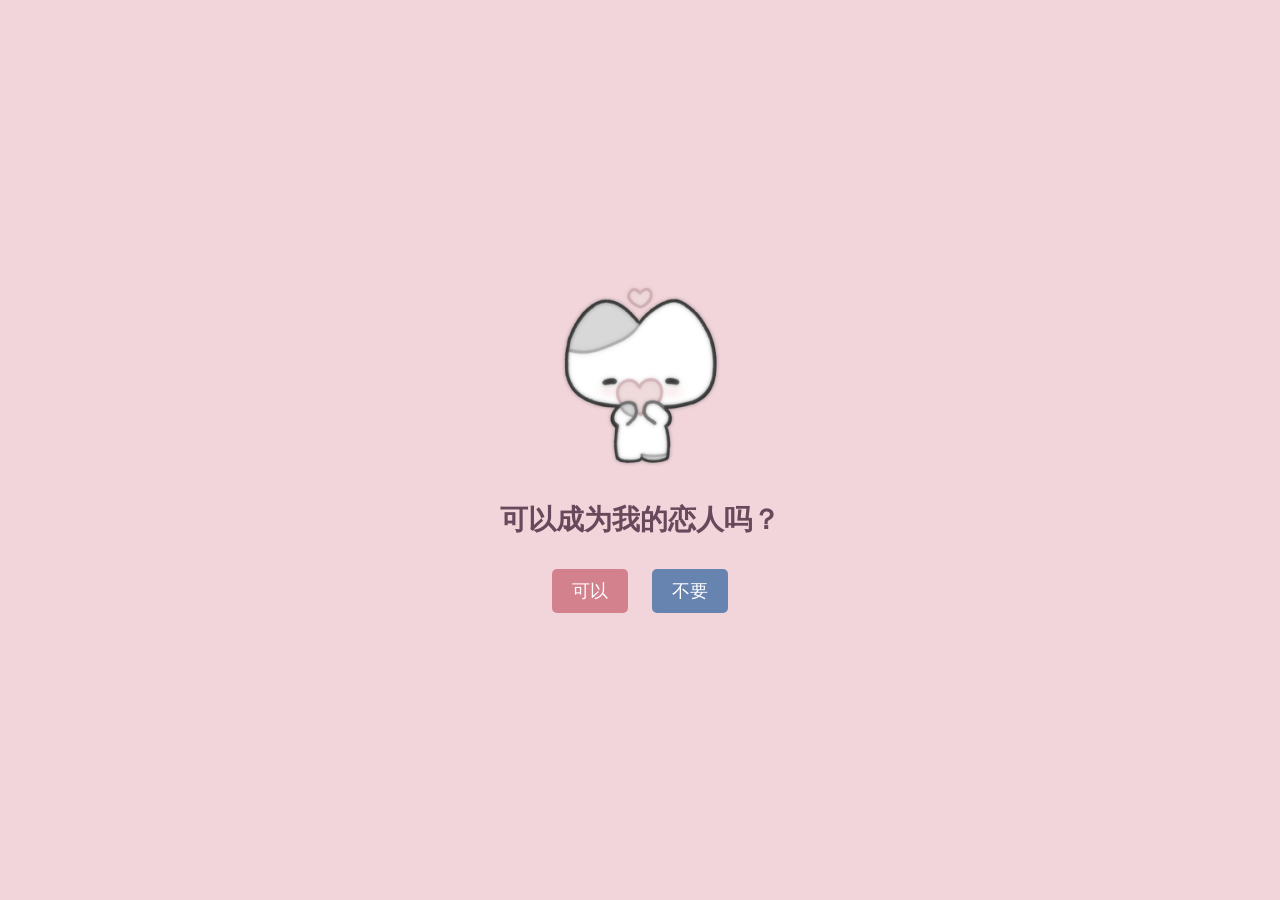
<file: love/index.html>
<!DOCTYPE html>
<html lang="zh-CN">
<head>
    <meta charset="UTF-8">
    <meta name="viewport" content="width=device-width, initial-scale=1.0">
    <title>可以成为我的恋人吗？</title>
    <link rel="stylesheet" href="style.css">
</head>
<body>
    <div class="container">
        <img id="mainImage" src="images/heart.png" alt="爱心">
        <h1 id="question">可以成为我的恋人吗？</h1>
        <div class="buttons">
            <button id="yes">可以</button>
            <button id="no">不要</button>
        </div>
    </div>

    <script src="script.js"></script>
</body>
</html>
</file>
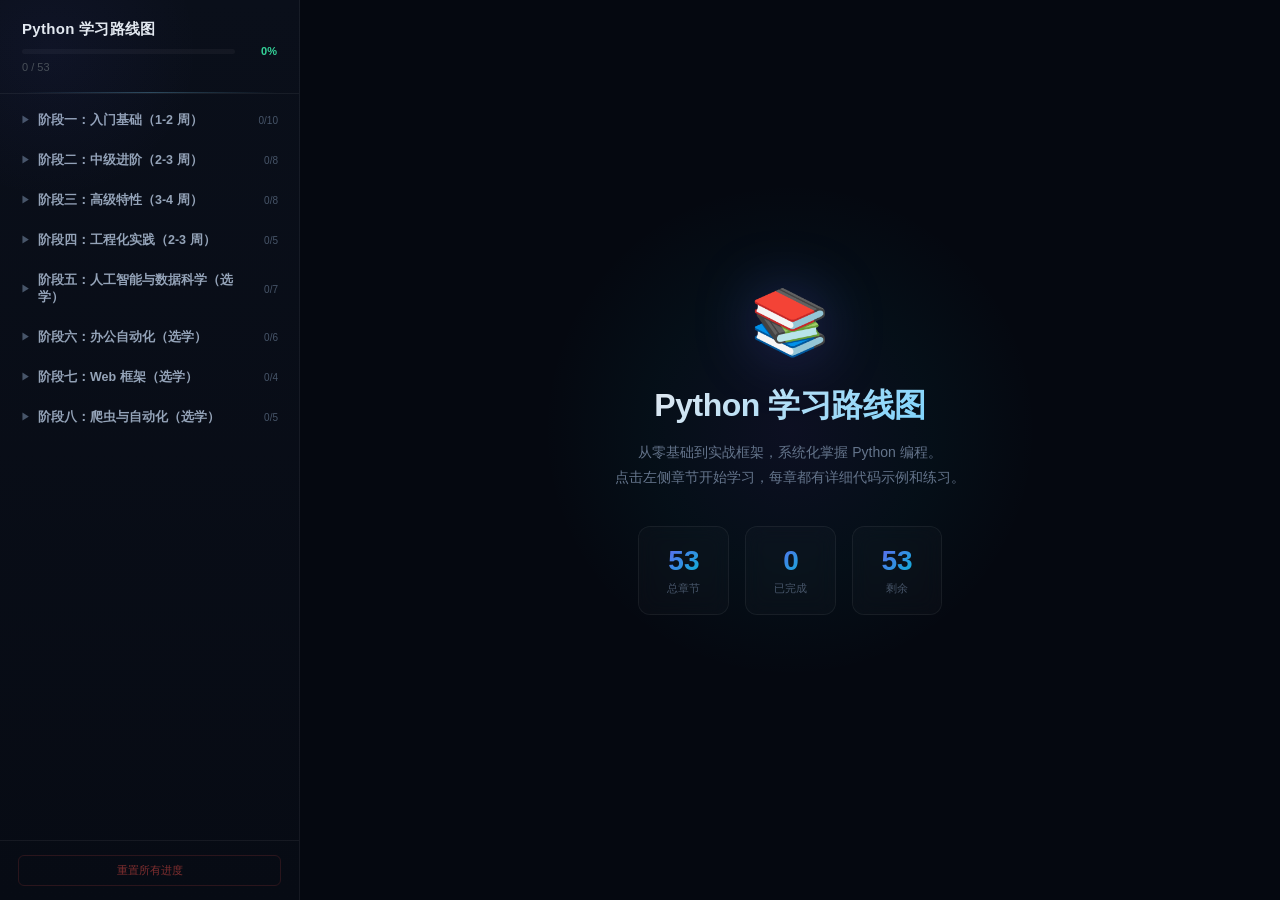
<file: python/index.html>
<!DOCTYPE html>
<html lang="zh-CN">
<head>
<meta charset="UTF-8">
<meta name="viewport" content="width=device-width, initial-scale=1.0">
<title>Python 学习路线图</title>
<link rel="stylesheet" href="css/style.css">
</head>
<body>
<div class="sidebar">
  <div class="sidebar-header">
    <h1>Python 学习路线图</h1>
    <div class="progress-info">
      <div class="progress-bar-container"><div class="progress-bar-fill" id="progressFill"></div></div>
      <span class="progress-pct" id="progressPct">0%</span>
    </div>
    <div class="progress-text" id="progressText" style="font-size:11px;color:#484f58;margin-top:4px;">0 / 0 已完成</div>
  </div>
  <div class="stage-list" id="stageList"></div>
  <div class="reset-section">
    <button class="reset-btn" onclick="resetAll()">重置所有进度</button>
  </div>
</div>
<div class="main" id="mainArea"></div>

<script>const stages = [];</script>
<script src="js/stage-01-basic.js"></script>
<script src="js/stage-02-intermediate.js"></script>
<script src="js/stage-03-advanced.js"></script>
<script src="js/stage-04-engineering.js"></script>
<script src="js/stage-05-frameworks.js"></script>
<script src="js/stage-06-office.js"></script>
<script src="js/stage-07-web-crawler.js"></script>
<script src="js/app.js"></script>
</body>
</html>
</file>
<file: love/style.css>
body {
    background-color: #f1d5da; /* 浅粉色 */
    text-align: center;
    font-family: Arial, sans-serif;
    margin: 0;
    padding: 0;
    display: flex;
    justify-content: center;
    align-items: center;
    height: 100vh;
}

.container {
    width: 90%; /* 适应手机屏幕宽度 */
    max-width: 500px; /* 最大宽度限制 */
}

#mainImage {
    width: 100%; /* 图片宽度自适应容器 */
    max-width: 200px; /* 最大宽度限制 */
    transition: all 0.3s ease;
}

h1 {
    font-size: 5vw; /* 字体大小根据视口宽度变化 */
    color: #68495b;
    margin: 20px 0; /* 增加上下间距 */
}

button {
    font-size: 4vw; /* 字体大小根据视口宽度变化 */
    padding: 10px 20px;
    border: none;
    border-radius: 5px;
    cursor: pointer;
    margin: 10px;
    transition: all 0.3s ease;
}

#yes {
    background-color: #d4818e; /* 粉色 */
    color: white;
}

#no {
    background-color: #6784b1; /* 蓝色 */
    color: white;
    position: relative;
}

.yes-screen {
    position: fixed;
    top: 0;
    left: 0;
    width: 100vw;
    height: 100vh;
    background-color: #ffdae0; /* 粉色 */
    display: flex;
    flex-direction: column;
    align-items: center;
    justify-content: center;
}

.yes-text {
    font-size: 7vw; /* 字体大小根据视口宽度变化 */
}

.yes-image {
    width: 50%; /* 图片宽度自适应容器 */
    max-width: 300px; /* 最大宽度限制 */
}

/* 电脑端样式优化 */
@media (min-width: 768px) {
    body {
        display: block;
    }

    .container {
        position: absolute;
        top: 50%;
        left: 50%;
        transform: translate(-50%, -50%);
        width: auto;
        max-width: none;
    }

    #mainImage {
        width: 200px; /* 固定图片宽度 */
    }

    h1 {
        font-size: 28px; /* 固定字体大小 */
        margin: 20px 0;
    }

    button {
        font-size: 18px; /* 固定字体大小 */
    }

    .yes-text {
        font-size: 36px; /* 固定字体大小 */
    }

    .yes-image {
        width: 300px; /* 固定图片宽度 */
    }
}
</file>
<file: python/css/style.css>
/* ===== Reset & Base ===== */
* { margin: 0; padding: 0; box-sizing: border-box; }
html { scroll-behavior: smooth; }
body {
  font-family: -apple-system, BlinkMacSystemFont, "Segoe UI", "PingFang SC", "Microsoft YaHei", "Noto Sans SC", sans-serif;
  background: #050810;
  color: #c8d0dc;
  display: flex;
  height: 100vh;
  overflow: hidden;
  -webkit-font-smoothing: antialiased;
}
a { color: #7dd3fc; text-decoration: none; transition: color 0.2s; }
a:hover { color: #bae6fd; text-decoration: underline; }

/* ===== Ambient glow backgrounds ===== */
.sidebar::before {
  content: '';
  position: absolute;
  top: -100px;
  left: -100px;
  width: 300px;
  height: 300px;
  background: radial-gradient(circle, rgba(99,102,241,0.06) 0%, transparent 70%);
  pointer-events: none;
  z-index: 0;
}
.sidebar { position: relative; }

/* ===== Sidebar ===== */
.sidebar {
  width: 300px;
  min-width: 300px;
  background: linear-gradient(180deg, #0a0f1a 0%, #070b14 100%);
  border-right: 1px solid rgba(255,255,255,0.06);
  display: flex;
  flex-direction: column;
  overflow: hidden;
}
.sidebar-header {
  padding: 20px 22px;
  border-bottom: 1px solid rgba(255,255,255,0.06);
  position: relative;
}
.sidebar-header::after {
  content: '';
  position: absolute;
  bottom: 0;
  left: 22px;
  right: 22px;
  height: 1px;
  background: linear-gradient(90deg, transparent, rgba(125,211,252,0.3), transparent);
}
.sidebar-header .logo { display: flex; align-items: center; gap: 12px; margin-bottom: 12px; }
.sidebar-header .logo-icon {
  width: 32px;
  height: 32px;
  background: linear-gradient(135deg, #6366f1, #06b6d4);
  border-radius: 8px;
  display: flex;
  align-items: center;
  justify-content: center;
  font-size: 16px;
  box-shadow: 0 0 20px rgba(99,102,241,0.3);
}
.sidebar-header h1 {
  font-size: 15px;
  color: #e2e8f0;
  font-weight: 700;
  letter-spacing: 0.3px;
}
.progress-info { display: flex; align-items: center; gap: 10px; margin-top: 6px; }
.progress-bar-container {
  flex: 1;
  background: rgba(255,255,255,0.04);
  border-radius: 10px;
  height: 5px;
  overflow: hidden;
}
.progress-bar-fill {
  height: 100%;
  background: linear-gradient(90deg, #6366f1, #06b6d4, #34d399);
  border-radius: 10px;
  transition: width 0.6s cubic-bezier(0.4, 0, 0.2, 1);
}
.progress-pct {
  font-size: 11px;
  color: #34d399;
  font-weight: 700;
  min-width: 32px;
  text-align: right;
  font-variant-numeric: tabular-nums;
}
.stage-list {
  flex: 1;
  overflow-y: auto;
  padding: 8px;
  scrollbar-width: thin;
  scrollbar-color: rgba(255,255,255,0.08) transparent;
}
.stage-list::-webkit-scrollbar { width: 4px; }
.stage-list::-webkit-scrollbar-track { background: transparent; }
.stage-list::-webkit-scrollbar-thumb { background: rgba(255,255,255,0.08); border-radius: 2px; }

.stage-group { margin-bottom: 3px; }
.stage-toggle {
  display: flex;
  align-items: center;
  gap: 8px;
  padding: 9px 12px;
  border-radius: 8px;
  cursor: pointer;
  user-select: none;
  transition: all 0.2s;
  font-size: 12.5px;
  font-weight: 600;
  color: #94a3b8;
  border: 1px solid transparent;
}
.stage-toggle:hover {
  background: rgba(255,255,255,0.03);
  color: #cbd5e1;
  border-color: rgba(255,255,255,0.06);
}
.stage-toggle .arrow {
  font-size: 9px;
  transition: transform 0.25s cubic-bezier(0.4, 0, 0.2, 1);
  color: #475569;
}
.stage-toggle .arrow.open {
  transform: rotate(90deg);
  color: #6366f1;
}
.stage-toggle .stage-badge {
  margin-left: auto;
  font-size: 10px;
  color: #475569;
  font-weight: 400;
  font-variant-numeric: tabular-nums;
}
.stage-items {
  padding-left: 16px;
  overflow: hidden;
  transition: max-height 0.35s cubic-bezier(0.4, 0, 0.2, 1);
}
.stage-items.collapsed { max-height: 0 !important; }

.chapter-row {
  display: flex;
  align-items: center;
  gap: 6px;
  padding: 5px 8px;
  border-radius: 6px;
  cursor: pointer;
  transition: all 0.2s;
  font-size: 11.5px;
  line-height: 1.4;
  color: #64748b;
}
.chapter-row:hover {
  background: rgba(255,255,255,0.03);
  color: #94a3b8;
}
.chapter-row.active {
  background: rgba(99,102,241,0.1);
  color: #e2e8f0;
  border: 1px solid rgba(99,102,241,0.15);
}
.chapter-row .ch-num {
  color: #334155;
  min-width: 22px;
  font-size: 10px;
  font-weight: 600;
  font-variant-numeric: tabular-nums;
}
.chapter-row .ch-title {
  flex: 1;
  white-space: nowrap;
  overflow: hidden;
  text-overflow: ellipsis;
}
.chapter-row .ch-check {
  width: 14px;
  height: 14px;
  min-width: 14px;
  border: 1.5px solid #1e293b;
  border-radius: 4px;
  display: flex;
  align-items: center;
  justify-content: center;
  transition: all 0.3s cubic-bezier(0.4, 0, 0.2, 1);
  font-size: 8px;
  color: transparent;
}
.chapter-row .ch-check.done {
  background: linear-gradient(135deg, #6366f1, #06b6d4);
  border-color: transparent;
  color: #fff;
  animation: checkPop 0.4s ease;
  box-shadow: 0 0 12px rgba(99,102,241,0.4);
}
@keyframes checkPop {
  0% { transform: scale(0.6); opacity: 0.5; }
  50% { transform: scale(1.15); }
  100% { transform: scale(1); opacity: 1; }
}

/* ===== Main ===== */
.main {
  flex: 1;
  overflow-y: auto;
  scrollbar-width: thin;
  scrollbar-color: rgba(255,255,255,0.08) transparent;
  position: relative;
}
.main::-webkit-scrollbar { width: 6px; }
.main::-webkit-scrollbar-track { background: transparent; }
.main::-webkit-scrollbar-thumb { background: rgba(255,255,255,0.08); border-radius: 3px; }

/* Welcome */
.welcome-screen {
  display: flex;
  flex-direction: column;
  align-items: center;
  justify-content: center;
  height: 100%;
  text-align: center;
  padding: 40px;
  position: relative;
}
.welcome-screen::before {
  content: '';
  position: absolute;
  top: 20%;
  left: 50%;
  transform: translateX(-50%);
  width: 500px;
  height: 500px;
  background: radial-gradient(circle, rgba(99,102,241,0.08) 0%, rgba(6,182,212,0.04) 40%, transparent 70%);
  pointer-events: none;
}
.welcome-screen .icon {
  font-size: 64px;
  margin-bottom: 24px;
  position: relative;
  filter: drop-shadow(0 0 30px rgba(99,102,241,0.3));
}
.welcome-screen h2 {
  font-size: 32px;
  color: #e2e8f0;
  margin-bottom: 12px;
  font-weight: 800;
  letter-spacing: -0.5px;
  position: relative;
  background: linear-gradient(135deg, #e2e8f0, #7dd3fc);
  -webkit-background-clip: text;
  -webkit-text-fill-color: transparent;
  background-clip: text;
}
.welcome-screen p {
  color: #64748b;
  font-size: 14px;
  max-width: 480px;
  line-height: 1.8;
  position: relative;
}
.welcome-screen .stats {
  display: flex;
  gap: 16px;
  margin-top: 36px;
  position: relative;
}
.welcome-screen .stat-card {
  background: rgba(255,255,255,0.02);
  border: 1px solid rgba(255,255,255,0.06);
  border-radius: 12px;
  padding: 18px 28px;
  text-align: center;
  backdrop-filter: blur(10px);
  transition: all 0.3s;
}
.welcome-screen .stat-card:hover {
  border-color: rgba(99,102,241,0.3);
  background: rgba(99,102,241,0.05);
  transform: translateY(-2px);
}
.welcome-screen .stat-card .num {
  font-size: 28px;
  font-weight: 800;
  background: linear-gradient(135deg, #6366f1, #06b6d4);
  -webkit-background-clip: text;
  -webkit-text-fill-color: transparent;
  background-clip: text;
}
.welcome-screen .stat-card .label {
  font-size: 11px;
  color: #475569;
  margin-top: 4px;
  font-weight: 500;
}

/* Content */
.content-area {
  max-width: 800px;
  padding: 48px 48px 80px;
  margin: 0 auto;
  position: relative;
}
.content-area h1 {
  font-size: 28px;
  color: #e2e8f0;
  margin-bottom: 8px;
  font-weight: 800;
  letter-spacing: -0.3px;
}
.content-area .chapter-meta {
  font-size: 12px;
  color: #475569;
  margin-bottom: 32px;
  display: flex;
  align-items: center;
  gap: 10px;
}
.content-area .chapter-meta .dot {
  width: 4px;
  height: 4px;
  background: #334155;
  border-radius: 50%;
}

.content-area h2 {
  font-size: 18px;
  color: #e2e8f0;
  margin: 36px 0 14px;
  padding-bottom: 8px;
  border-bottom: 1px solid rgba(255,255,255,0.06);
  font-weight: 700;
  letter-spacing: -0.2px;
}
.content-area h2:first-of-type { margin-top: 0; }
.content-area h3 {
  font-size: 15px;
  color: #a78bfa;
  margin: 28px 0 10px;
  font-weight: 600;
}
.content-area p {
  font-size: 14px;
  line-height: 1.9;
  margin-bottom: 14px;
  color: #94a3b8;
}
.content-area ul, .content-area ol {
  padding-left: 22px;
  margin-bottom: 16px;
  font-size: 14px;
  line-height: 1.9;
}
.content-area li { margin-bottom: 5px; }
.content-area li::marker { color: #6366f1; }
.content-area table {
  width: 100%;
  border-collapse: collapse;
  margin: 18px 0;
  font-size: 13px;
  border: 1px solid rgba(255,255,255,0.06);
  border-radius: 8px;
  overflow: hidden;
}
.content-area th, .content-area td {
  border: 1px solid rgba(255,255,255,0.06);
  padding: 8px 14px;
  text-align: left;
}
.content-area th {
  background: rgba(99,102,241,0.08);
  color: #7dd3fc;
  font-weight: 600;
}
.content-area tr:nth-child(even) { background: rgba(255,255,255,0.01); }
.content-area code {
  background: rgba(255,255,255,0.04);
  padding: 2px 8px;
  border-radius: 5px;
  font-size: 13px;
  color: #fbbf24;
  font-family: "Cascadia Code", "Fira Code", "JetBrains Mono", Consolas, monospace;
  border: 1px solid rgba(255,255,255,0.06);
}
.content-area pre {
  background: rgba(0,0,0,0.3);
  border: 1px solid rgba(255,255,255,0.06);
  border-radius: 10px;
  padding: 18px 22px;
  overflow-x: auto;
  margin: 14px 0 24px;
  position: relative;
}
.content-area pre::before {
  content: '';
  position: absolute;
  top: 0;
  left: 0;
  right: 0;
  height: 1px;
  background: linear-gradient(90deg, transparent, rgba(99,102,241,0.3), transparent);
}
.content-area pre code {
  background: none;
  padding: 0;
  color: #b8c4d4;
  font-size: 12.5px;
  line-height: 1.7;
  border: none;
}
.content-area blockquote {
  border-left: 3px solid #6366f1;
  padding: 12px 20px;
  margin: 18px 0;
  background: rgba(99,102,241,0.05);
  border-radius: 0 10px 10px 0;
}
.content-area blockquote p { margin: 0; color: #64748b; font-size: 13px; }
.content-area blockquote strong { color: #cbd5e1; }

/* Nav */
.nav-buttons {
  display: flex;
  gap: 12px;
  margin-top: 40px;
  padding-top: 24px;
  border-top: 1px solid rgba(255,255,255,0.06);
}
.nav-btn {
  padding: 9px 24px;
  border-radius: 8px;
  border: 1px solid rgba(255,255,255,0.08);
  background: rgba(255,255,255,0.03);
  color: #64748b;
  cursor: pointer;
  font-size: 13px;
  transition: all 0.25s;
  font-weight: 500;
}
.nav-btn:hover {
  background: rgba(255,255,255,0.06);
  color: #e2e8f0;
  border-color: rgba(255,255,255,0.15);
}
.nav-btn.primary {
  background: linear-gradient(135deg, #6366f1, #4f46e5);
  border-color: #6366f1;
  color: #fff;
  box-shadow: 0 2px 12px rgba(99,102,241,0.3);
}
.nav-btn.primary:hover {
  box-shadow: 0 4px 20px rgba(99,102,241,0.4);
  transform: translateY(-1px);
}
.nav-btn.hidden { visibility: hidden; pointer-events: none; }

/* Complete btn */
.complete-btn {
  display: inline-flex;
  align-items: center;
  gap: 8px;
  margin-top: 24px;
  padding: 10px 28px;
  border-radius: 8px;
  font-size: 13px;
  cursor: pointer;
  transition: all 0.3s;
  border: none;
  font-weight: 500;
}
.complete-btn.pending {
  background: linear-gradient(135deg, #6366f1, #4f46e5);
  color: #fff;
  box-shadow: 0 2px 12px rgba(99,102,241,0.3);
}
.complete-btn.pending:hover {
  box-shadow: 0 4px 20px rgba(99,102,241,0.5);
  transform: translateY(-1px);
}
.complete-btn.done {
  background: rgba(52,211,153,0.08);
  color: #34d399;
  border: 1px solid rgba(52,211,153,0.2);
}
.complete-btn.done:hover { background: rgba(52,211,153,0.12); }

/* Reset */
.reset-section { padding: 14px 18px; border-top: 1px solid rgba(255,255,255,0.06); }
.reset-btn {
  width: 100%;
  padding: 7px;
  border: 1px solid rgba(248,81,73,0.15);
  border-radius: 6px;
  background: transparent;
  color: rgba(248,81,73,0.5);
  cursor: pointer;
  font-size: 11px;
  transition: all 0.2s;
}
.reset-btn:hover {
  background: rgba(248,81,73,0.08);
  color: #f85149;
  border-color: rgba(248,81,73,0.3);
}

/* Syntax colors */
.code-kw { color: #c678dd; }
.code-str { color: #98c379; }
.code-cmt { color: #5c6370; font-style: italic; }
.code-fn { color: #61afef; }
.code-num { color: #d19a66; }
.code-dec { color: #e5c07b; }
.code-type { color: #56b6c2; }
.code-op { color: #56b6c2; }
.code-self { color: #e06c75; }
.code-param { color: #d19a66; }

/* Answer box */
.answer-box {
  margin: 24px 0;
  border: 1px solid rgba(99,102,241,0.15);
  border-radius: 10px;
  overflow: hidden;
}
.answer-box details {
  background: rgba(99,102,241,0.04);
}
.answer-box summary {
  padding: 12px 20px;
  cursor: pointer;
  font-size: 13px;
  color: #a78bfa;
  font-weight: 600;
  user-select: none;
  transition: background 0.2s;
}
.answer-box summary:hover {
  background: rgba(99,102,241,0.08);
}
.answer-box pre {
  margin: 0;
  padding: 18px 22px;
  border-top: 1px solid rgba(99,102,241,0.1);
}
</file>
